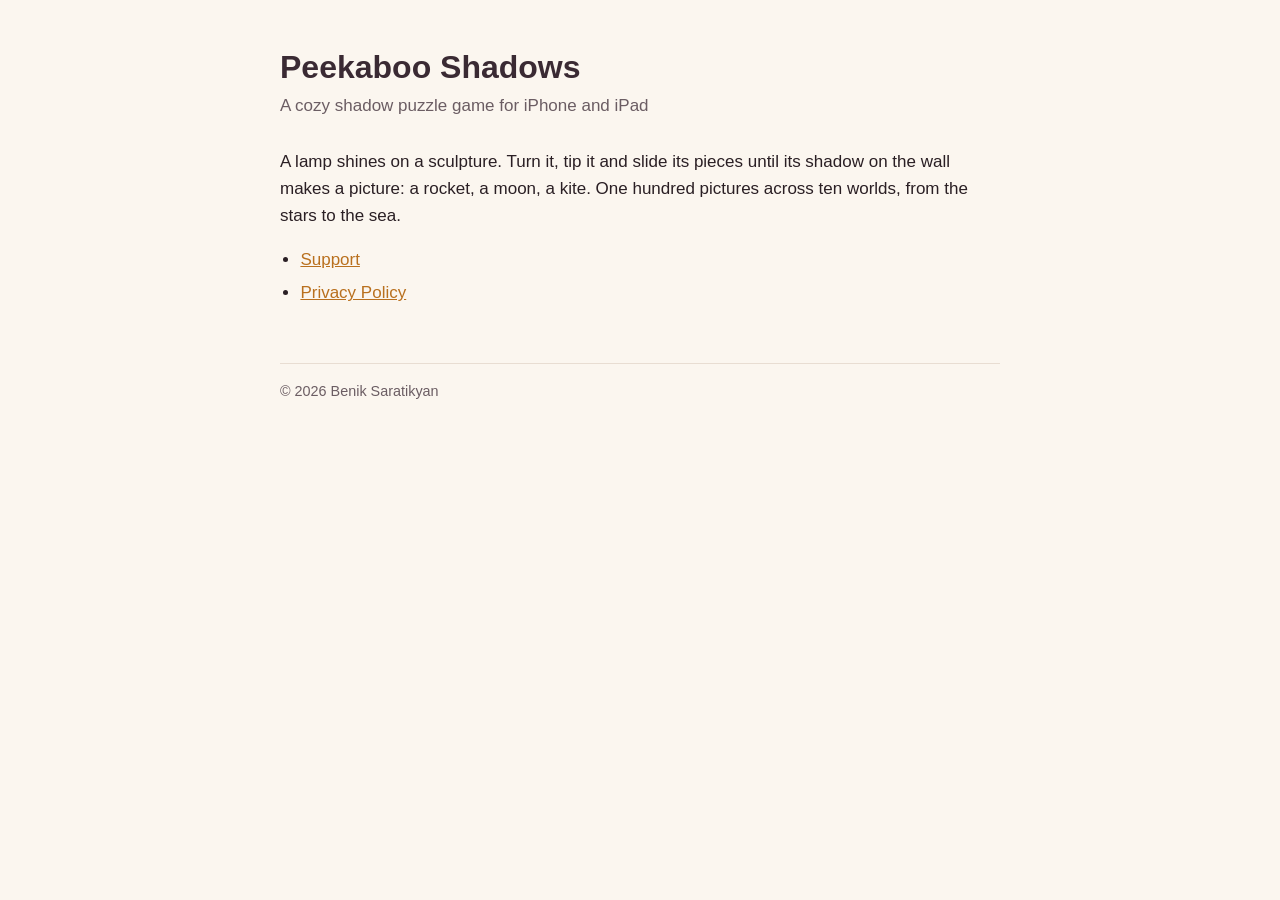
<file: index.html>
<!doctype html>
<html lang="en">
<head>
<meta charset="utf-8">
<meta name="viewport" content="width=device-width, initial-scale=1">
<title>Peekaboo Shadows</title>
<meta name="description" content="Peekaboo Shadows: turn the sculpture until its shadow makes a picture. A cozy puzzle game for iPhone and iPad.">
<link rel="stylesheet" href="style.css">
</head>
<body>
<main>
<h1>Peekaboo Shadows</h1>
<p class="updated">A cozy shadow puzzle game for iPhone and iPad</p>
<p>A lamp shines on a sculpture. Turn it, tip it and slide its pieces until its shadow on the wall makes a picture: a rocket, a moon, a kite. One hundred pictures across ten worlds, from the stars to the sea.</p>
<ul>
<li><a href="support/">Support</a></li>
<li><a href="privacy/">Privacy Policy</a></li>
</ul>
<footer>© 2026 Benik Saratikyan</footer>
</main>
</body>
</html>
</file>
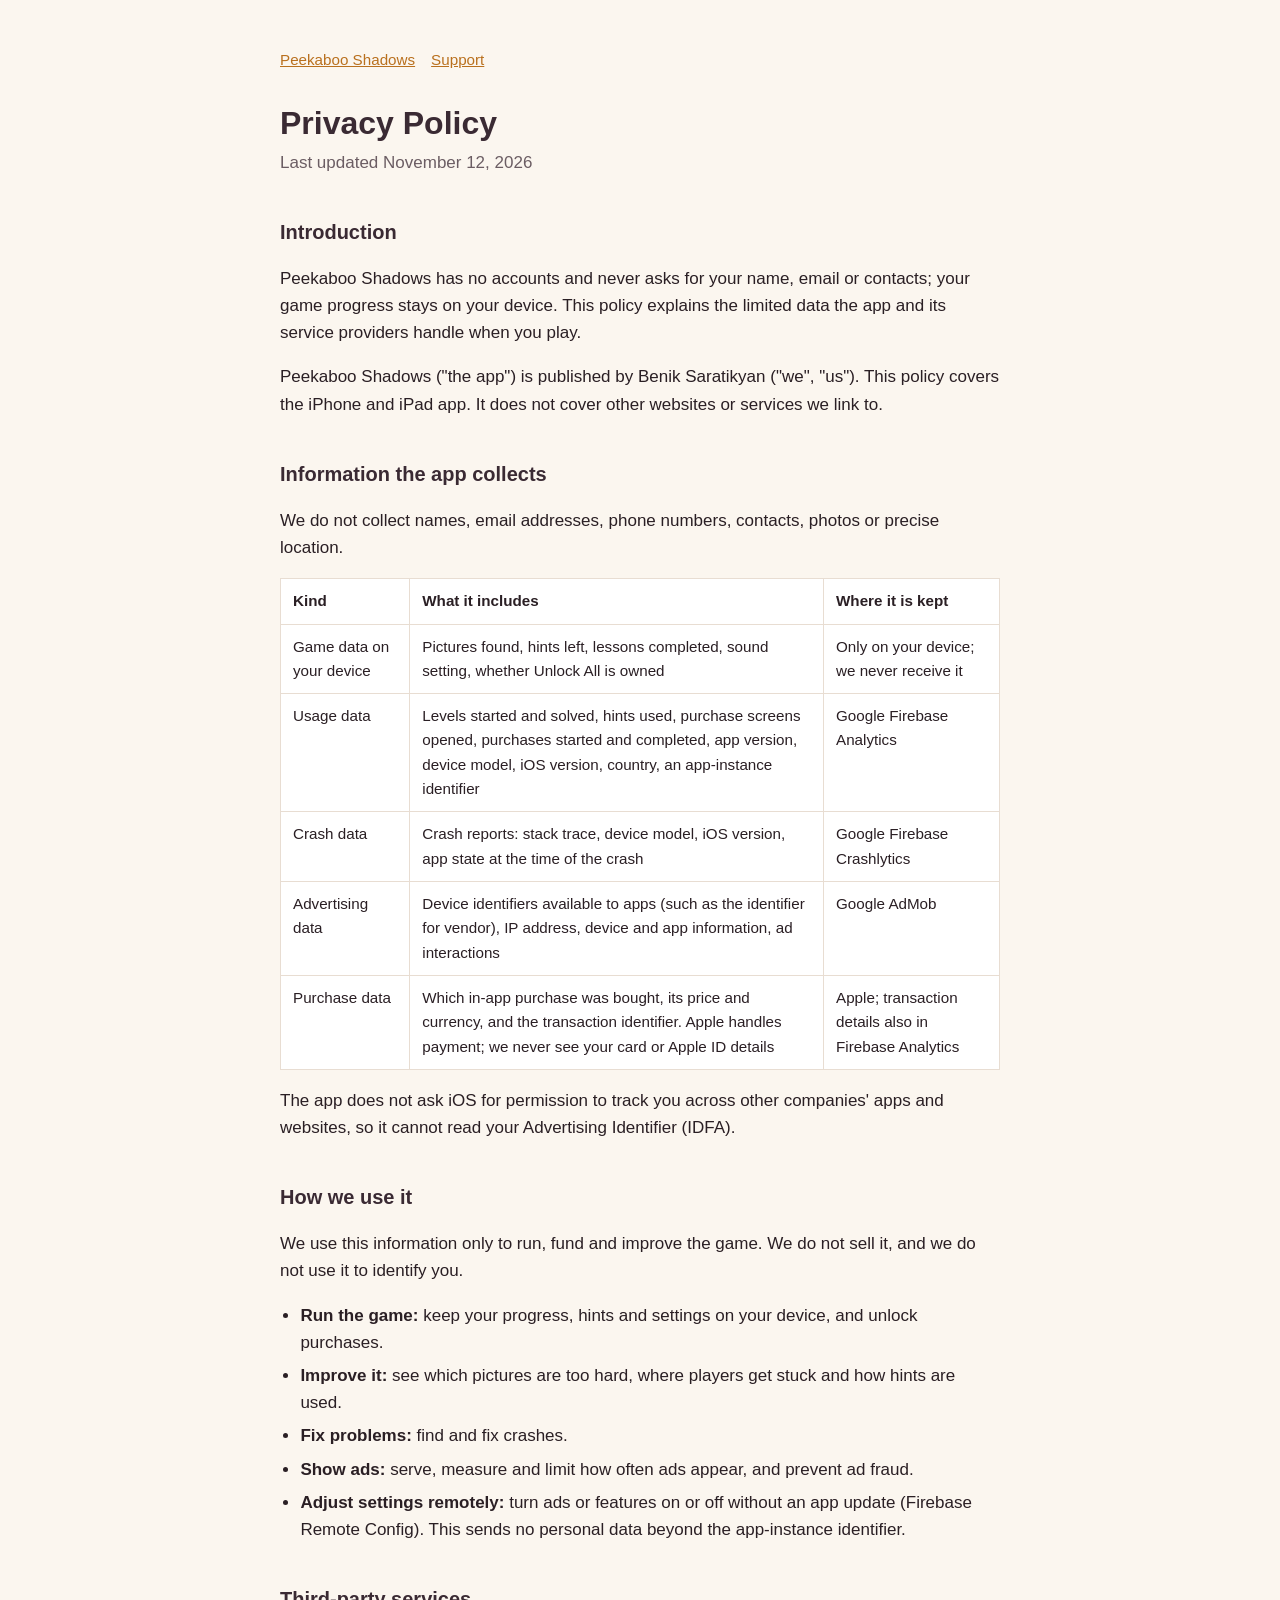
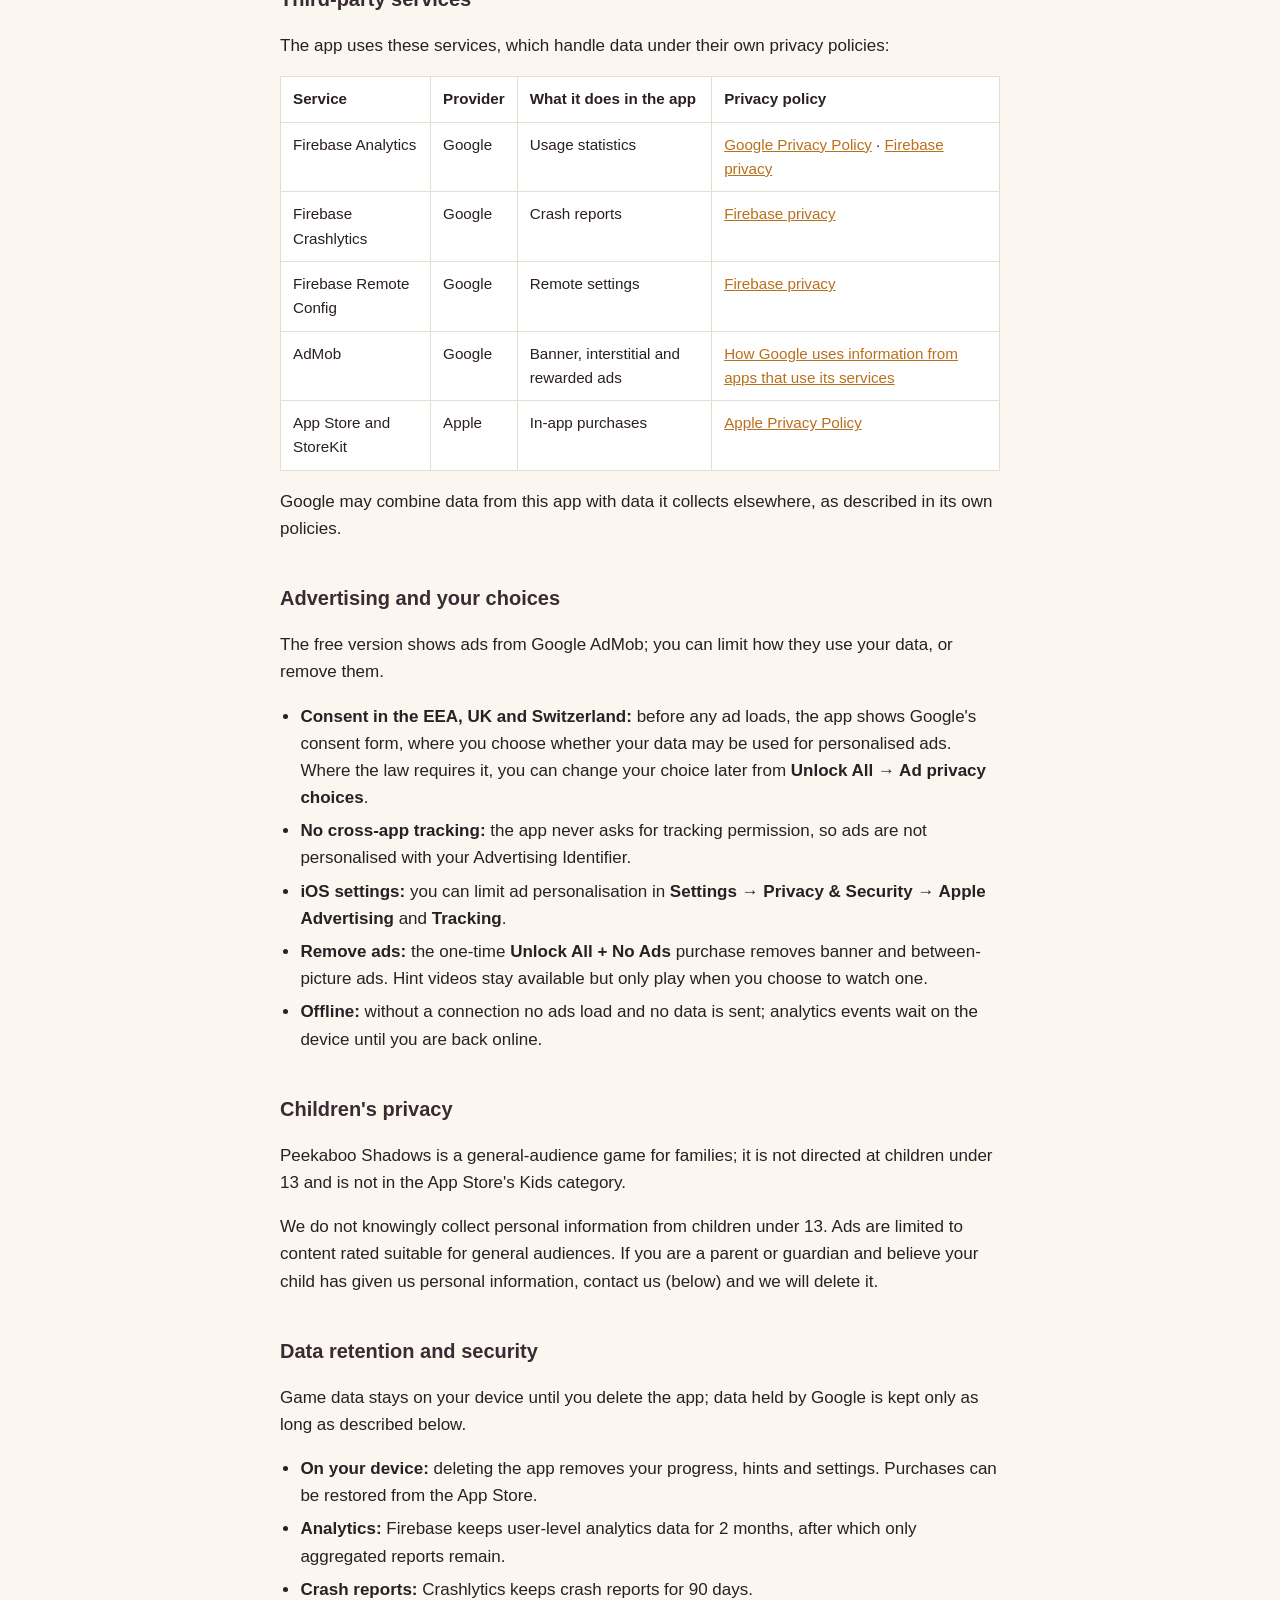
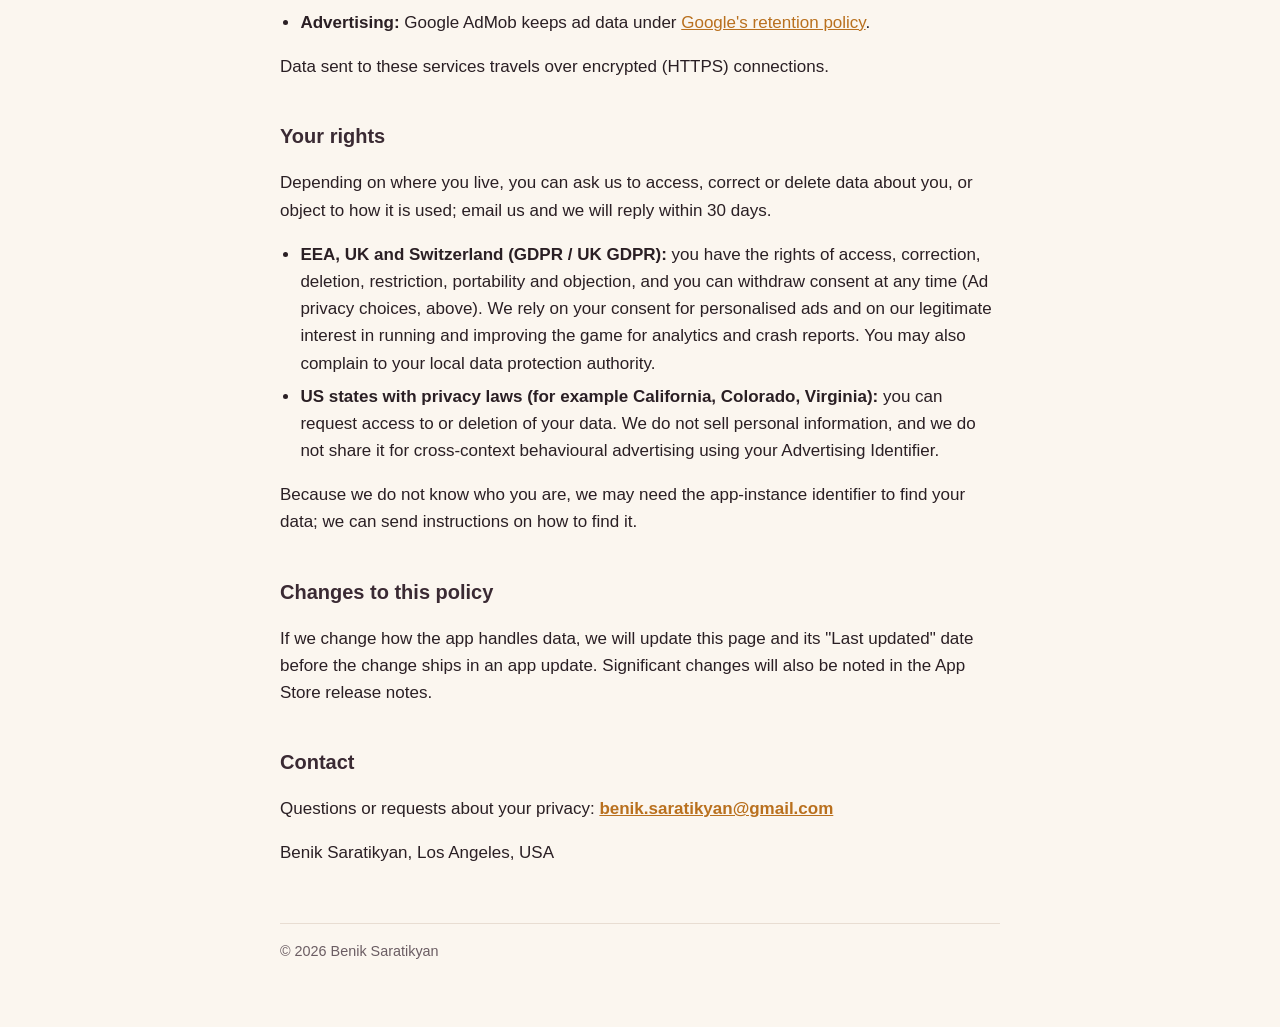
<file: privacy/index.html>
<!doctype html>
<html lang="en">
<head>
<meta charset="utf-8">
<meta name="viewport" content="width=device-width, initial-scale=1">
<title>Privacy Policy — Peekaboo Shadows</title>
<meta name="description" content="How the Peekaboo Shadows game for iPhone and iPad handles your data.">
<link rel="stylesheet" href="../style.css">
</head>
<body>
<main>
<nav><a href="../">Peekaboo Shadows</a><a href="../support/">Support</a></nav>

<h1>Privacy Policy</h1>
<p class="updated">Last updated November 12, 2026</p>

<h2>Introduction</h2>
<p>Peekaboo Shadows has no accounts and never asks for your name, email or contacts; your game progress stays on your device. This policy explains the limited data the app and its service providers handle when you play.</p>
<p>Peekaboo Shadows ("the app") is published by Benik Saratikyan ("we", "us"). This policy covers the iPhone and iPad app. It does not cover other websites or services we link to.</p>

<h2>Information the app collects</h2>
<p>We do not collect names, email addresses, phone numbers, contacts, photos or precise location.</p>
<div class="table"><table>
<thead><tr><th>Kind</th><th>What it includes</th><th>Where it is kept</th></tr></thead>
<tbody>
<tr><td>Game data on your device</td><td>Pictures found, hints left, lessons completed, sound setting, whether Unlock All is owned</td><td>Only on your device; we never receive it</td></tr>
<tr><td>Usage data</td><td>Levels started and solved, hints used, purchase screens opened, purchases started and completed, app version, device model, iOS version, country, an app-instance identifier</td><td>Google Firebase Analytics</td></tr>
<tr><td>Crash data</td><td>Crash reports: stack trace, device model, iOS version, app state at the time of the crash</td><td>Google Firebase Crashlytics</td></tr>
<tr><td>Advertising data</td><td>Device identifiers available to apps (such as the identifier for vendor), IP address, device and app information, ad interactions</td><td>Google AdMob</td></tr>
<tr><td>Purchase data</td><td>Which in-app purchase was bought, its price and currency, and the transaction identifier. Apple handles payment; we never see your card or Apple ID details</td><td>Apple; transaction details also in Firebase Analytics</td></tr>
</tbody>
</table></div>
<p>The app does not ask iOS for permission to track you across other companies' apps and websites, so it cannot read your Advertising Identifier (IDFA).</p>

<h2>How we use it</h2>
<p>We use this information only to run, fund and improve the game. We do not sell it, and we do not use it to identify you.</p>
<ul>
<li><strong>Run the game:</strong> keep your progress, hints and settings on your device, and unlock purchases.</li>
<li><strong>Improve it:</strong> see which pictures are too hard, where players get stuck and how hints are used.</li>
<li><strong>Fix problems:</strong> find and fix crashes.</li>
<li><strong>Show ads:</strong> serve, measure and limit how often ads appear, and prevent ad fraud.</li>
<li><strong>Adjust settings remotely:</strong> turn ads or features on or off without an app update (Firebase Remote Config). This sends no personal data beyond the app-instance identifier.</li>
</ul>

<h2>Third-party services</h2>
<p>The app uses these services, which handle data under their own privacy policies:</p>
<div class="table"><table>
<thead><tr><th>Service</th><th>Provider</th><th>What it does in the app</th><th>Privacy policy</th></tr></thead>
<tbody>
<tr><td>Firebase Analytics</td><td>Google</td><td>Usage statistics</td><td><a href="https://policies.google.com/privacy">Google Privacy Policy</a> · <a href="https://firebase.google.com/support/privacy">Firebase privacy</a></td></tr>
<tr><td>Firebase Crashlytics</td><td>Google</td><td>Crash reports</td><td><a href="https://firebase.google.com/support/privacy">Firebase privacy</a></td></tr>
<tr><td>Firebase Remote Config</td><td>Google</td><td>Remote settings</td><td><a href="https://firebase.google.com/support/privacy">Firebase privacy</a></td></tr>
<tr><td>AdMob</td><td>Google</td><td>Banner, interstitial and rewarded ads</td><td><a href="https://policies.google.com/technologies/partner-sites">How Google uses information from apps that use its services</a></td></tr>
<tr><td>App Store and StoreKit</td><td>Apple</td><td>In-app purchases</td><td><a href="https://www.apple.com/legal/privacy/">Apple Privacy Policy</a></td></tr>
</tbody>
</table></div>
<p>Google may combine data from this app with data it collects elsewhere, as described in its own policies.</p>

<h2>Advertising and your choices</h2>
<p>The free version shows ads from Google AdMob; you can limit how they use your data, or remove them.</p>
<ul>
<li><strong>Consent in the EEA, UK and Switzerland:</strong> before any ad loads, the app shows Google's consent form, where you choose whether your data may be used for personalised ads. Where the law requires it, you can change your choice later from <strong>Unlock All → Ad privacy choices</strong>.</li>
<li><strong>No cross-app tracking:</strong> the app never asks for tracking permission, so ads are not personalised with your Advertising Identifier.</li>
<li><strong>iOS settings:</strong> you can limit ad personalisation in <strong>Settings → Privacy &amp; Security → Apple Advertising</strong> and <strong>Tracking</strong>.</li>
<li><strong>Remove ads:</strong> the one-time <strong>Unlock All + No Ads</strong> purchase removes banner and between-picture ads. Hint videos stay available but only play when you choose to watch one.</li>
<li><strong>Offline:</strong> without a connection no ads load and no data is sent; analytics events wait on the device until you are back online.</li>
</ul>

<h2>Children's privacy</h2>
<p>Peekaboo Shadows is a general-audience game for families; it is not directed at children under 13 and is not in the App Store's Kids category.</p>
<p>We do not knowingly collect personal information from children under 13. Ads are limited to content rated suitable for general audiences. If you are a parent or guardian and believe your child has given us personal information, contact us (below) and we will delete it.</p>

<h2>Data retention and security</h2>
<p>Game data stays on your device until you delete the app; data held by Google is kept only as long as described below.</p>
<ul>
<li><strong>On your device:</strong> deleting the app removes your progress, hints and settings. Purchases can be restored from the App Store.</li>
<li><strong>Analytics:</strong> Firebase keeps user-level analytics data for 2 months, after which only aggregated reports remain.</li>
<li><strong>Crash reports:</strong> Crashlytics keeps crash reports for 90 days.</li>
<li><strong>Advertising:</strong> Google AdMob keeps ad data under <a href="https://policies.google.com/technologies/retention">Google's retention policy</a>.</li>
</ul>
<p>Data sent to these services travels over encrypted (HTTPS) connections.</p>

<h2>Your rights</h2>
<p>Depending on where you live, you can ask us to access, correct or delete data about you, or object to how it is used; email us and we will reply within 30 days.</p>
<ul>
<li><strong>EEA, UK and Switzerland (GDPR / UK GDPR):</strong> you have the rights of access, correction, deletion, restriction, portability and objection, and you can withdraw consent at any time (Ad privacy choices, above). We rely on your consent for personalised ads and on our legitimate interest in running and improving the game for analytics and crash reports. You may also complain to your local data protection authority.</li>
<li><strong>US states with privacy laws (for example California, Colorado, Virginia):</strong> you can request access to or deletion of your data. We do not sell personal information, and we do not share it for cross-context behavioural advertising using your Advertising Identifier.</li>
</ul>
<p>Because we do not know who you are, we may need the app-instance identifier to find your data; we can send instructions on how to find it.</p>

<h2>Changes to this policy</h2>
<p>If we change how the app handles data, we will update this page and its "Last updated" date before the change ships in an app update. Significant changes will also be noted in the App Store release notes.</p>

<h2>Contact</h2>
<p>Questions or requests about your privacy: <strong><a href="mailto:benik.saratikyan@gmail.com">benik.saratikyan@gmail.com</a></strong></p>
<p>Benik Saratikyan, Los Angeles, USA</p>

<footer>© 2026 Benik Saratikyan</footer>
</main>
</body>
</html>
</file>
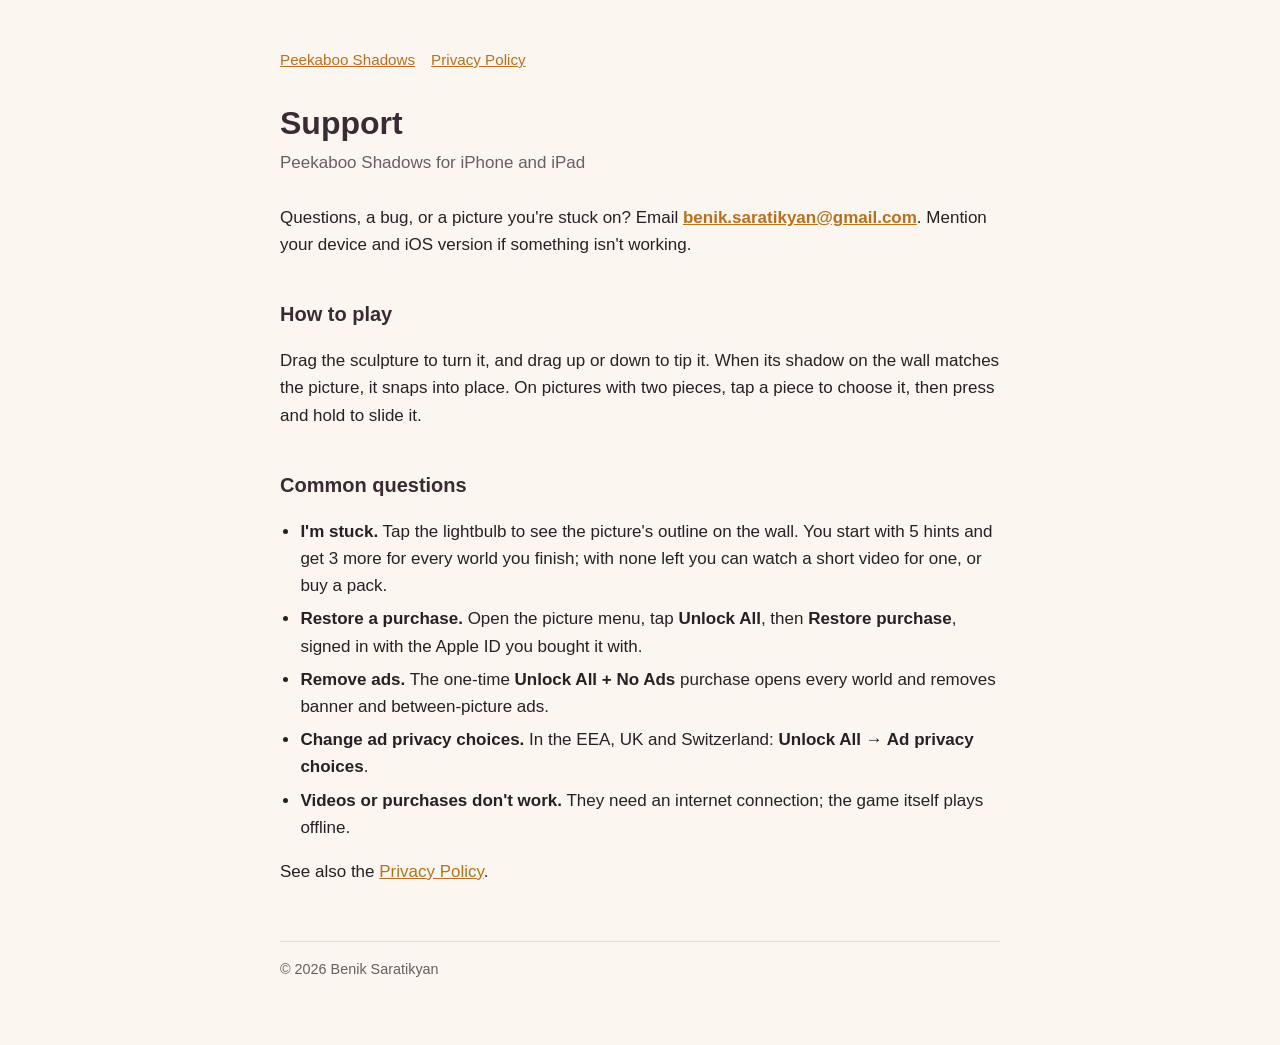
<file: support/index.html>
<!doctype html>
<html lang="en">
<head>
<meta charset="utf-8">
<meta name="viewport" content="width=device-width, initial-scale=1">
<title>Support — Peekaboo Shadows</title>
<meta name="description" content="Help and contact for the Peekaboo Shadows game for iPhone and iPad.">
<link rel="stylesheet" href="../style.css">
</head>
<body>
<main>
<nav><a href="../">Peekaboo Shadows</a><a href="../privacy/">Privacy Policy</a></nav>

<h1>Support</h1>
<p class="updated">Peekaboo Shadows for iPhone and iPad</p>

<p>Questions, a bug, or a picture you're stuck on? Email <strong><a href="mailto:benik.saratikyan@gmail.com?subject=Peekaboo%20Shadows">benik.saratikyan@gmail.com</a></strong>. Mention your device and iOS version if something isn't working.</p>

<h2>How to play</h2>
<p>Drag the sculpture to turn it, and drag up or down to tip it. When its shadow on the wall matches the picture, it snaps into place. On pictures with two pieces, tap a piece to choose it, then press and hold to slide it.</p>

<h2>Common questions</h2>
<ul>
<li><strong>I'm stuck.</strong> Tap the lightbulb to see the picture's outline on the wall. You start with 5 hints and get 3 more for every world you finish; with none left you can watch a short video for one, or buy a pack.</li>
<li><strong>Restore a purchase.</strong> Open the picture menu, tap <strong>Unlock All</strong>, then <strong>Restore purchase</strong>, signed in with the Apple ID you bought it with.</li>
<li><strong>Remove ads.</strong> The one-time <strong>Unlock All + No Ads</strong> purchase opens every world and removes banner and between-picture ads.</li>
<li><strong>Change ad privacy choices.</strong> In the EEA, UK and Switzerland: <strong>Unlock All → Ad privacy choices</strong>.</li>
<li><strong>Videos or purchases don't work.</strong> They need an internet connection; the game itself plays offline.</li>
</ul>

<p>See also the <a href="../privacy/">Privacy Policy</a>.</p>

<footer>© 2026 Benik Saratikyan</footer>
</main>
</body>
</html>
</file>
<file: style.css>
:root {
  --bg: #fbf6ef;
  --surface: #ffffff;
  --text: #2a1f24;
  --muted: #6b5d63;
  --line: #e8ddd2;
  --accent: #b9701e;
  --head: #3a2a33;
}
@media (prefers-color-scheme: dark) {
  :root {
    --bg: #17121c;
    --surface: #211a28;
    --text: #f3ece4;
    --muted: #b7aab3;
    --line: #362c3f;
    --accent: #f5c45a;
    --head: #fff5e8;
  }
}
* { box-sizing: border-box; }
body {
  margin: 0;
  background: var(--bg);
  color: var(--text);
  font: 17px/1.6 -apple-system, BlinkMacSystemFont, "SF Pro Rounded", "Segoe UI", Roboto, sans-serif;
}
main { max-width: 760px; margin: 0 auto; padding: 48px 20px 64px; }
h1 { color: var(--head); font-size: 2rem; line-height: 1.2; margin: 0 0 6px; }
h2 { color: var(--head); font-size: 1.25rem; margin: 40px 0 10px; }
.updated { color: var(--muted); margin: 0 0 28px; }
a { color: var(--accent); }
ul { padding-left: 1.2em; }
li { margin: 6px 0; }
.table { overflow-x: auto; margin: 14px 0; }
table { border-collapse: collapse; width: 100%; background: var(--surface); font-size: 0.95rem; }
th, td { text-align: left; vertical-align: top; padding: 10px 12px; border: 1px solid var(--line); }
th { font-weight: 600; }
nav { margin-bottom: 32px; font-size: 0.95rem; }
nav a { margin-right: 16px; }
footer { margin-top: 56px; padding-top: 16px; border-top: 1px solid var(--line); color: var(--muted); font-size: 0.9rem; }
</file>
